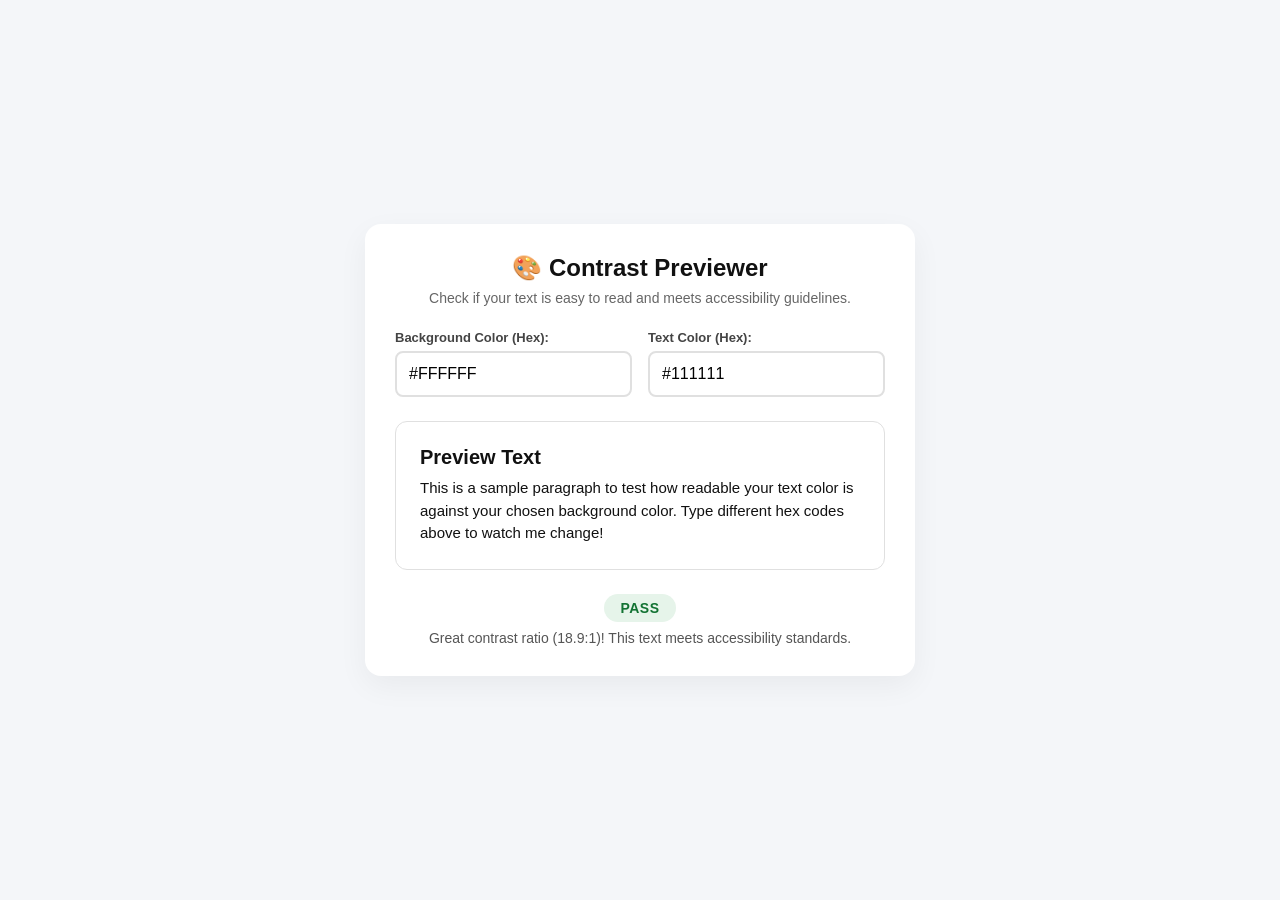
<file: index.html>
<!DOCTYPE html>
<html lang="en">
<head>
    <meta charset="UTF-8">
    <meta name="viewport" content="width=device-width, initial-scale=1.0">
    <title>Accessible Contrast Previewer</title>
    <link rel="stylesheet" href="style.css">
</head>
<body>

    <div class="container">
        <h1>🎨 Contrast Previewer</h1>
        <p class="subtitle">Check if your text is easy to read and meets accessibility guidelines.</p>

        <!-- Color Inputs -->
        <div class="input-group">
            <div class="input-field">
                <label for="bgColor">Background Color (Hex):</label>
                <input type="text" id="bgColor" value="#ffffff" placeholder="#ffffff" maxlength="7">
            </div>
            <div class="input-field">
                <label for="textColor">Text Color (Hex):</label>
                <input type="text" id="textColor" value="#111111" placeholder="#111111" maxlength="7">
            </div>
        </div>

        <!-- Dynamic Preview Box -->
        <div id="previewBox" class="preview-box">
            <h2>Preview Text</h2>
            <p>This is a sample paragraph to test how readable your text color is against your chosen background color. Type different hex codes above to watch me change!</p>
        </div>

        <!-- Result Badge -->
        <div class="result-container">
            <span id="resultBadge" class="badge pass">PASS</span>
            <p id="resultText" class="result-text">Great contrast! This text is highly readable.</p>
        </div>
    </div>

    <script src="script.js"></script>
</body>
</html>
</file>
<file: style.css>
/* Reset and Base Styles */
* {
    box-sizing: border-box;
    margin: 0;
    padding: 0;
    font-family: 'Segoe UI', Tahoma, Geneva, Verdana, sans-serif;
}

body {
    background-color: #f4f6f9;
    color: #333;
    display: flex;
    justify-content: center;
    align-items: center;
    min-height: 100vh;
    padding: 20px;
}

/* App Container */
.container {
    background: #ffffff;
    padding: 30px;
    border-radius: 16px;
    box-shadow: 0 10px 30px rgba(0, 0, 0, 0.05);
    width: 100%;
    max-width: 550px;
    text-align: center;
}

h1 {
    font-size: 24px;
    margin-bottom: 8px;
    color: #111;
}

.subtitle {
    font-size: 14px;
    color: #666;
    margin-bottom: 24px;
}

/* Inputs Layout */
.input-group {
    display: flex;
    gap: 16px;
    margin-bottom: 24px;
}

.input-field {
    flex: 1;
    text-align: left;
}

label {
    display: block;
    font-size: 13px;
    font-weight: 600;
    margin-bottom: 6px;
    color: #444;
}

input {
    width: 100%;
    padding: 12px;
    border: 2px solid #e0e0e0;
    border-radius: 8px;
    font-size: 16px;
    text-transform: uppercase;
    transition: border-color 0.2s;
}

input:focus {
    border-color: #4a90e2;
    outline: none;
}

/* The Live Preview Box */
.preview-box {
    background-color: #ffffff;
    color: #111111;
    padding: 24px;
    border-radius: 12px;
    border: 1px solid #e0e0e0;
    text-align: left;
    margin-bottom: 24px;
    transition: background-color 0.1s, color 0.1s;
}

.preview-box h2 {
    margin-bottom: 8px;
    font-size: 20px;
}

.preview-box p {
    font-size: 15px;
    line-height: 1.5;
}

/* Result Badges */
.result-container {
    display: flex;
    flex-direction: column;
    align-items: center;
    gap: 8px;
}

.badge {
    padding: 6px 16px;
    border-radius: 20px;
    font-weight: bold;
    font-size: 14px;
    letter-spacing: 0.5px;
}

.pass {
    background-color: #e6f4ea;
    color: #137333;
}

.fail {
    background-color: #fce8e6;
    color: #c5221f;
}

.result-text {
    font-size: 14px;
    color: #555;
}
</file>
